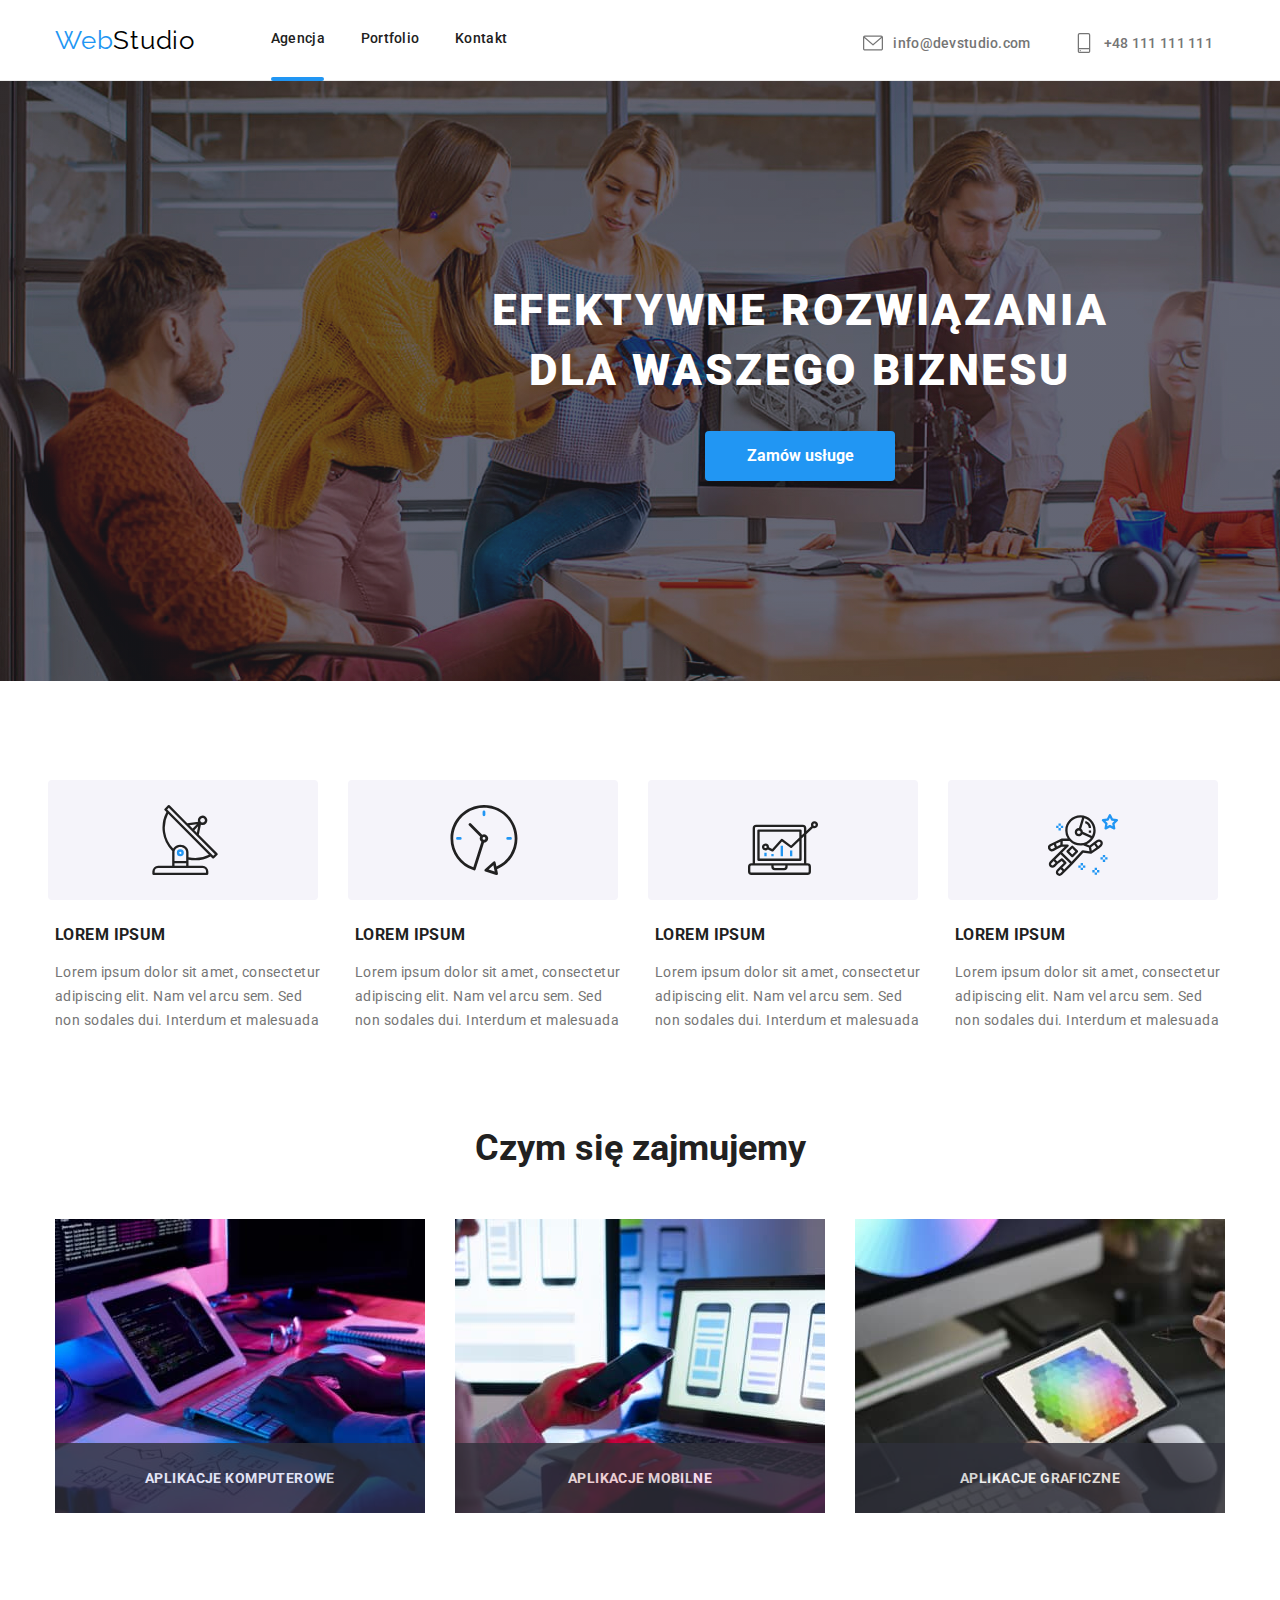
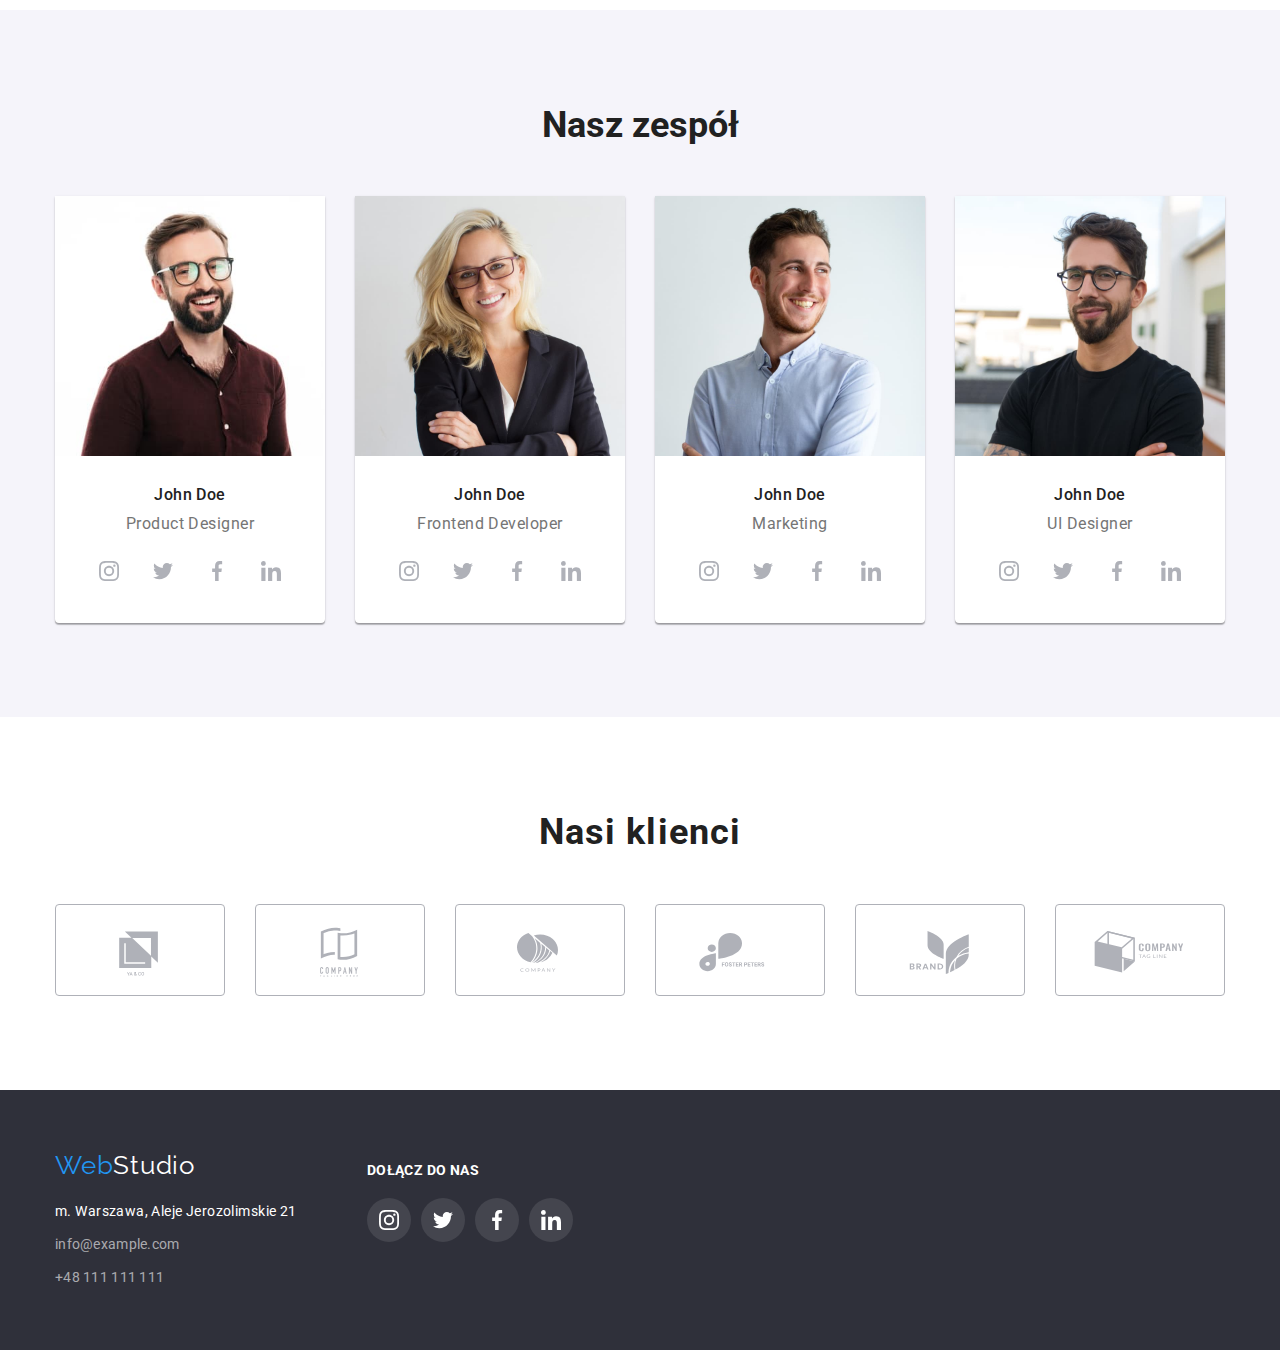
<file: index.html>
<!DOCTYPE html>
<html lang="en">
  <head>
    <!--Metadata tags-->
    <meta charset="UTF-8" />
    <meta http-equiv="X-UA-Compatible" content="IE=edge" />
    <meta name="viewport" content="width=device-width, initial-scale=1.0" />
    <link rel="preconnect" href="https://fonts.googleapis.com" />
    <link rel="preconnect" href="https://fonts.gstatic.com" crossorigin />
    <link href="css/modern-normalize.css" rel="stylesheet" />
    <link
      href="https://fonts.googleapis.com/css2?family=Raleway:wght@700&family=Roboto:wght@400;500;700;900&display=swap"
      rel="stylesheet"
    />
    <link href="css/styles.css" rel="stylesheet" />

    <!--Website tab tags-->
    <title>WebStudio</title>
  </head>
  <body>
    <div class="backdrop is-hidden" data-modal>
      <div class="modal">
        <button type="button" data-modal-close>x</button>
      </div>
    </div>
    <div class="container-header">
      <header class="top container">
        <a class="logo-top" href="index.html"><span>Web</span>Studio</a>
        <nav>
          <ul>
            <li><a class="link active-index" href="index.html">Agencja</a></li>
            <li><a class="link" href="portfolio.html">Portfolio</a></li>
            <li><a class="link" href="index.html">Kontakt</a></li>
          </ul>
        </nav>
        <ul class="contacts-top">
          <li>
            <a class="contact link" href="mailto:info@devstudio.com"
              ><svg class="icon" width="20" height="20">
                <use href="./images/icons.svg#envelope"></use>
              </svg>
              info@devstudio.com</a
            >
          </li>
          <li>
            <a class="contact link" href="tel:+48111111111"
              ><svg class="icon" width="20" height="20">
                <use href="./images/icons.svg#smartphone"></use>
              </svg>
              +48 111 111 111</a
            >
          </li>
        </ul>
      </header>
    </div>
    <main class="main-sections">
      <section class="section section-header">
        <div class="background-img">
          <div class="container">
            <h1>EFEKTYWNE ROZWIĄZANIA DLA WASZEGO BIZNESU</h1>
            <button type="button" data-modal-open>Zamów usługe</button>
          </div>
        </div>
      </section>
      <section class="section section-lorem container">
        <ul>
          <li>
            <svg class="icon">
              <use
                href="./images/icons.svg#antenna-1"
                width="70"
                height="70"
                x="102"
                y="25"
              ></use>
            </svg>
          </li>
          <li>
            <svg class="icon">
              <use
                href="./images/icons.svg#clock-1"
                width="70"
                height="70"
                x="101"
                y="25"
              ></use>
            </svg>
          </li>
          <li>
            <svg class="icon">
              <use
                href="./images/icons.svg#diagram-1"
                width="70"
                height="70"
                x="100"
                y="33"
              ></use>
            </svg>
          </li>
          <li>
            <svg class="icon">
              <use
                href="./images/icons.svg#astronaut-1"
                width="70"
                height="70"
                x="100"
                y="30"
              ></use>
            </svg>
          </li>
        </ul>
        <ul>
          <li>
            <h3>LOREM IPSUM</h3>
            <p>
              Lorem ipsum dolor sit amet, consectetur adipiscing elit. Nam vel
              arcu sem. Sed non sodales dui. Interdum et malesuada
            </p>
          </li>
          <li>
            <h3>LOREM IPSUM</h3>
            <p>
              Lorem ipsum dolor sit amet, consectetur adipiscing elit. Nam vel
              arcu sem. Sed non sodales dui. Interdum et malesuada
            </p>
          </li>
          <li>
            <h3>LOREM IPSUM</h3>
            <p>
              Lorem ipsum dolor sit amet, consectetur adipiscing elit. Nam vel
              arcu sem. Sed non sodales dui. Interdum et malesuada
            </p>
          </li>
          <li>
            <h3>LOREM IPSUM</h3>
            <p>
              Lorem ipsum dolor sit amet, consectetur adipiscing elit. Nam vel
              arcu sem. Sed non sodales dui. Interdum et malesuada
            </p>
          </li>
        </ul>
      </section>
      <section class="section section-do container">
        <h2>Czym się zajmujemy</h2>
        <ul>
          <li>
            <img
              src="./images/img-1.jpg"
              width="370"
              height="294"
              alt="Kodowanie"
            />
            <div><h4>Aplikacje komputerowe</h4></div>
          </li>
          <li>
            <img
              src="./images/img-2.jpg"
              width="370"
              height="294"
              alt="Responsywność"
            />
            <div><h4>Aplikacje mobilne</h4></div>
          </li>
          <li>
            <img
              src="./images/img-3.jpg"
              width="370"
              height="294"
              alt="Szczegółowość"
            />
            <div><h4>Aplikacje graficzne</h4></div>
          </li>
        </ul>
      </section>
      <section class="section section-team">
        <div class="container">
          <h2>Nasz zespół</h2>
          <ul class="team">
            <li>
              <img
                src="./images/img-4.jpg"
                width="270"
                height="260"
                alt="John Doe"
              />
              <h4>John Doe</h4>
              <p>Product Designer</p>
              <ul class="social-icons">
                <li>
                  <a href="index.html">
                    <svg class="social-icon">
                      <use
                        href="./images/icons.svg#instagram-2"
                        width="20"
                        height="20"
                        x="12"
                        y="12"
                      ></use>
                    </svg>
                  </a>
                </li>
                <li>
                  <a href="index.html">
                    <svg class="social-icon">
                      <use
                        href="./images/icons.svg#twitter-1"
                        width="20"
                        height="20"
                        x="12"
                        y="12"
                      ></use>
                    </svg>
                  </a>
                </li>
                <li>
                  <a href="index.html">
                    <svg class="social-icon">
                      <use
                        href="./images/icons.svg#facebook-1"
                        width="20"
                        height="20"
                        x="12"
                        y="12"
                      ></use>
                    </svg>
                  </a>
                </li>
                <li>
                  <a href="index.html">
                    <svg class="social-icon">
                      <use
                        href="./images/icons.svg#linkedin-1"
                        width="20"
                        height="20"
                        x="12"
                        y="12"
                      ></use>
                    </svg>
                  </a>
                </li>
              </ul>
            </li>
            <li>
              <img
                src="./images/img-5.jpg"
                width="270"
                height="260"
                alt="John Doe"
              />
              <h4>John Doe</h4>
              <p>Frontend Developer</p>
              <ul class="social-icons">
                <li>
                  <a href="index.html">
                    <svg class="social-icon">
                      <use
                        href="./images/icons.svg#instagram-2"
                        width="20"
                        height="20"
                        x="12"
                        y="12"
                      ></use>
                    </svg>
                  </a>
                </li>
                <li>
                  <a href="index.html">
                    <svg class="social-icon">
                      <use
                        href="./images/icons.svg#twitter-1"
                        width="20"
                        height="20"
                        x="12"
                        y="12"
                      ></use>
                    </svg>
                  </a>
                </li>
                <li>
                  <a href="index.html">
                    <svg class="social-icon">
                      <use
                        href="./images/icons.svg#facebook-1"
                        width="20"
                        height="20"
                        x="12"
                        y="12"
                      ></use>
                    </svg>
                  </a>
                </li>
                <li>
                  <a href="index.html">
                    <svg class="social-icon">
                      <use
                        href="./images/icons.svg#linkedin-1"
                        width="20"
                        height="20"
                        x="12"
                        y="12"
                      ></use>
                    </svg>
                  </a>
                </li>
              </ul>
            </li>
            <li>
              <img
                src="./images/img-6.jpg"
                width="270"
                height="260"
                alt="John Doe"
              />
              <h4>John Doe</h4>
              <p>Marketing</p>
              <ul class="social-icons">
                <li>
                  <a href="index.html">
                    <svg class="social-icon">
                      <use
                        href="./images/icons.svg#instagram-2"
                        width="20"
                        height="20"
                        x="12"
                        y="12"
                      ></use>
                    </svg>
                  </a>
                </li>
                <li>
                  <a href="index.html">
                    <svg class="social-icon">
                      <use
                        href="./images/icons.svg#twitter-1"
                        width="20"
                        height="20"
                        x="12"
                        y="12"
                      ></use>
                    </svg>
                  </a>
                </li>
                <li>
                  <a href="index.html">
                    <svg class="social-icon">
                      <use
                        href="./images/icons.svg#facebook-1"
                        width="20"
                        height="20"
                        x="12"
                        y="12"
                      ></use>
                    </svg>
                  </a>
                </li>
                <li>
                  <a href="index.html">
                    <svg class="social-icon">
                      <use
                        href="./images/icons.svg#linkedin-1"
                        width="20"
                        height="20"
                        x="12"
                        y="12"
                      ></use>
                    </svg>
                  </a>
                </li>
              </ul>
            </li>
            <li>
              <img
                src="./images/img-7.jpg"
                width="270"
                height="260"
                alt="John Doe"
              />
              <h4>John Doe</h4>
              <p>UI Designer</p>
              <ul class="social-icons">
                <li>
                  <a href="index.html">
                    <svg class="social-icon">
                      <use
                        href="./images/icons.svg#instagram-2"
                        width="20"
                        height="20"
                        x="12"
                        y="12"
                      ></use>
                    </svg>
                  </a>
                </li>
                <li>
                  <a href="index.html">
                    <svg class="social-icon">
                      <use
                        href="./images/icons.svg#twitter-1"
                        width="20"
                        height="20"
                        x="12"
                        y="12"
                      ></use>
                    </svg>
                  </a>
                </li>
                <li>
                  <a href="index.html">
                    <svg class="social-icon">
                      <use
                        href="./images/icons.svg#facebook-1"
                        width="20"
                        height="20"
                        x="12"
                        y="12"
                      ></use>
                    </svg>
                  </a>
                </li>
                <li>
                  <a href="index.html">
                    <svg class="social-icon">
                      <use
                        href="./images/icons.svg#linkedin-1"
                        width="20"
                        height="20"
                        x="12"
                        y="12"
                      ></use>
                    </svg>
                  </a>
                </li>
              </ul>
            </li>
          </ul>
        </div>
      </section>
      <section class="section section-clients container">
        <h2>Nasi klienci</h2>
        <ul>
          <li>
            <a href="index.html">
              <svg class="icon">
                <use
                  href="./images/icons.svg#Logo"
                  width="100"
                  height="100"
                  x="20"
                  y="-7"
                ></use>
              </svg>
            </a>
          </li>
          <li>
            <a href="index.html">
              <svg class="icon">
                <use
                  href="./images/icons.svg#Logo1"
                  width="100"
                  height="100"
                  x="20"
                  y="-7"
                ></use>
              </svg>
            </a>
          </li>
          <li>
            <a href="index.html">
              <svg class="icon">
                <use
                  href="./images/icons.svg#Logo2"
                  width="100"
                  height="100"
                  x="20"
                  y="-7"
                ></use>
              </svg>
            </a>
          </li>
          <li>
            <a href="index.html">
              <svg class="icon">
                <use
                  href="./images/icons.svg#Logo3"
                  width="100"
                  height="100"
                  x="20"
                  y="-7"
                ></use>
              </svg>
            </a>
          </li>
          <li>
            <a href="index.html">
              <svg class="icon">
                <use
                  href="./images/icons.svg#Logo4"
                  width="100"
                  height="100"
                  x="20"
                  y="-7"
                ></use>
              </svg>
            </a>
          </li>
          <li>
            <a href="index.html">
              <svg class="icon">
                <use
                  href="./images/icons.svg#Logo5"
                  width="100"
                  height="100"
                  x="20"
                  y="-7"
                ></use>
              </svg>
            </a>
          </li>
        </ul>
      </section>
    </main>
    <footer class="bottom">
      <div class="container">
        <div class="footer-info">
          <a class="logo-bottom" href="index.html"><span>Web</span>Studio</a>
          <address>m. Warszawa, Aleje Jerozolimskie 21</address>
          <ul>
            <li>
              <a class="contact link" href="mailto:info@example.com"
                >info@example.com</a
              >
            </li>
            <li>
              <a class="contact link" href="tel:+48111111111"
                >+48 111 111 111</a
              >
            </li>
          </ul>
        </div>
        <div class="socials">
          <h4>Dołącz do nas</h4>
          <ul>
            <li>
              <a href="index.html">
                <svg class="social-icon">
                  <use
                    href="./images/icons.svg#instagram-2"
                    width="20"
                    height="20"
                    x="12"
                    y="12"
                  ></use>
                </svg>
              </a>
            </li>
            <li>
              <a href="index.html">
                <svg class="social-icon">
                  <use
                    href="./images/icons.svg#twitter-1"
                    width="20"
                    height="20"
                    x="12"
                    y="12"
                  ></use>
                </svg>
              </a>
            </li>
            <li>
              <a href="index.html">
                <svg class="social-icon">
                  <use
                    href="./images/icons.svg#facebook-1"
                    width="20"
                    height="20"
                    x="12"
                    y="12"
                  ></use>
                </svg>
              </a>
            </li>
            <li>
              <a href="index.html">
                <svg class="social-icon">
                  <use
                    href="./images/icons.svg#linkedin-1"
                    width="20"
                    height="20"
                    x="12"
                    y="12"
                  ></use>
                </svg>
              </a>
            </li>
          </ul>
        </div>
      </div>
    </footer>
    <script src="./js/modal.js"></script>
  </body>
</html>
</file>
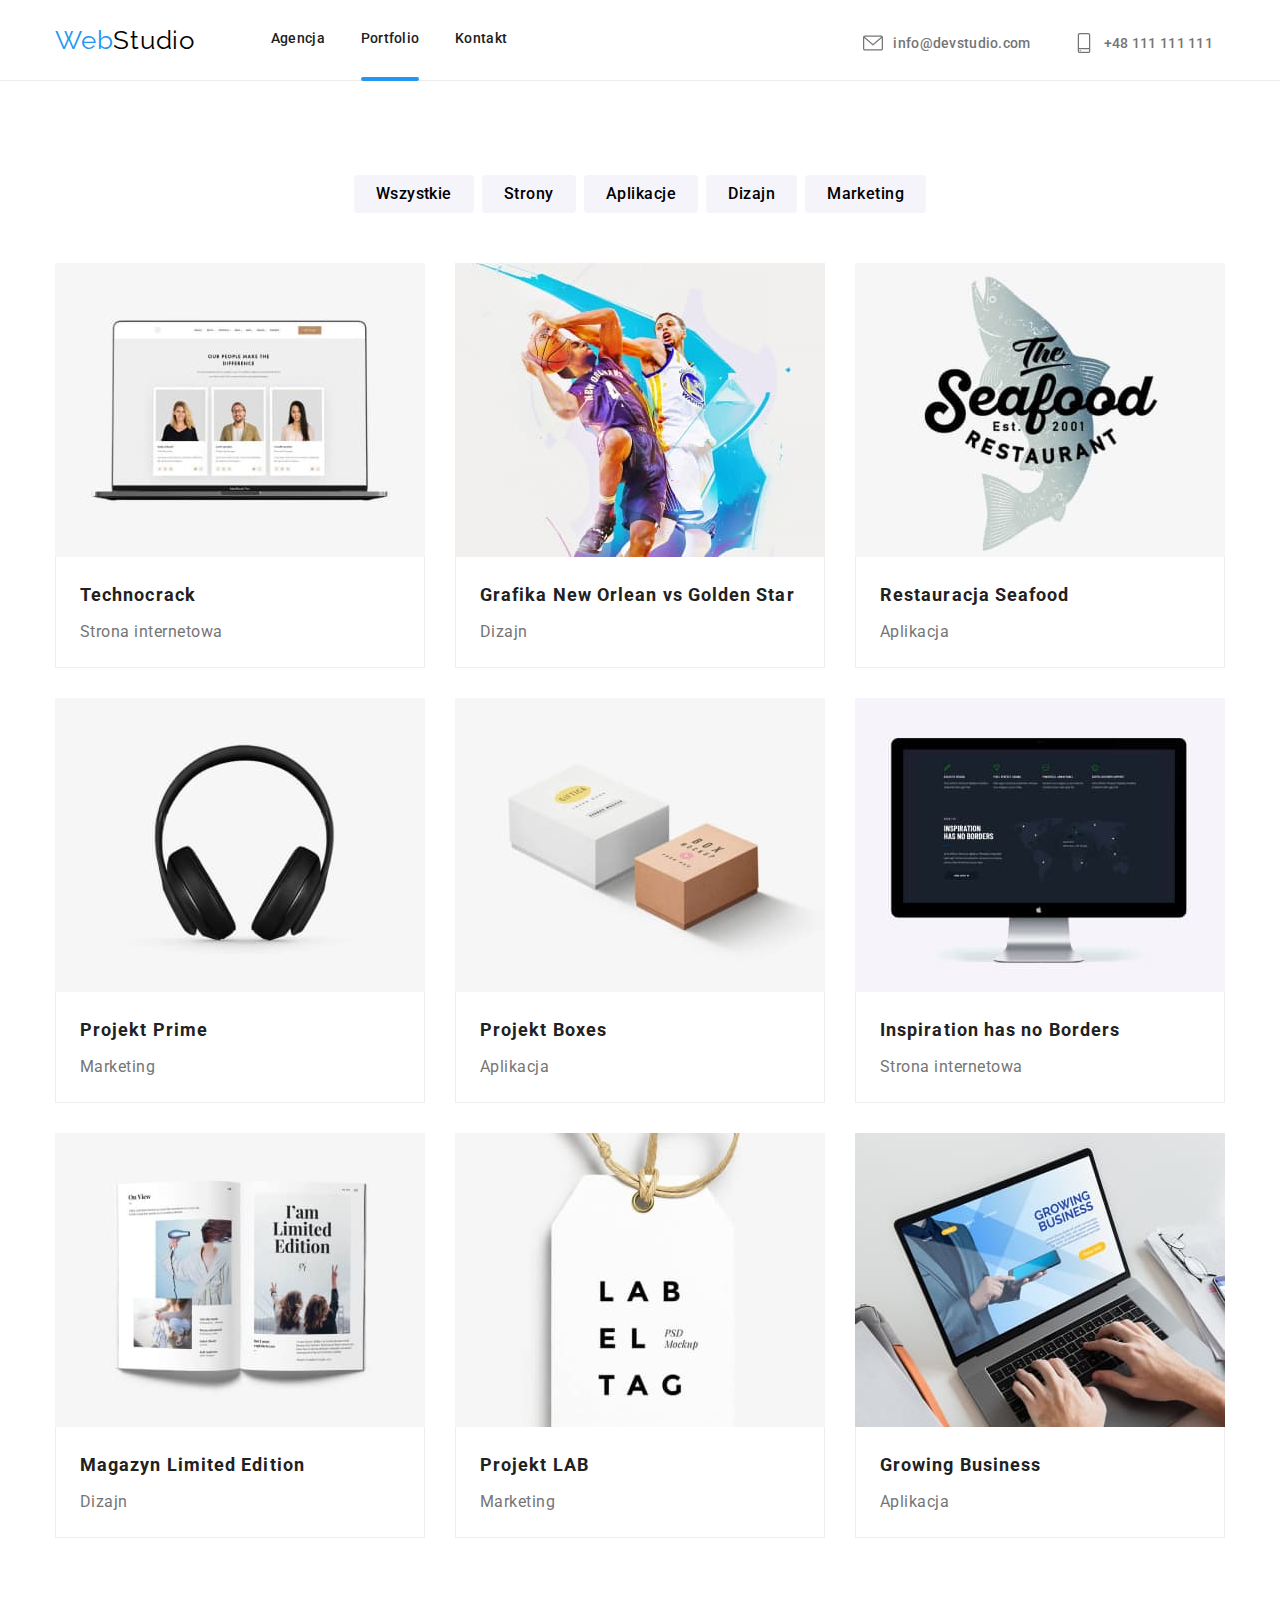
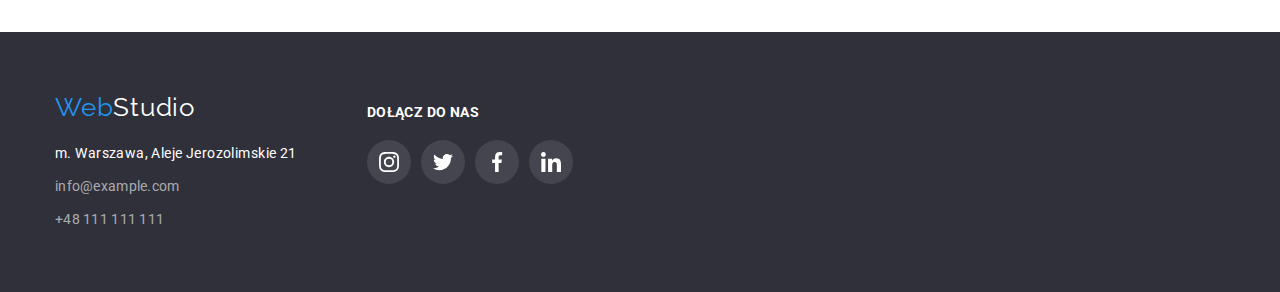
<file: portfolio.html>
<!DOCTYPE html>
<html lang="en">
  <head>
    <!--Metadata tags-->
    <meta charset="UTF-8" />
    <meta http-equiv="X-UA-Compatible" content="IE=edge" />
    <meta name="viewport" content="width=device-width, initial-scale=1.0" />
    <link rel="preconnect" href="https://fonts.googleapis.com" />
    <link rel="preconnect" href="https://fonts.gstatic.com" crossorigin />
    <link href="css/modern-normalize.css" rel="stylesheet" />
    <link
      href="https://fonts.googleapis.com/css2?family=Raleway:wght@700&family=Roboto:wght@400;500;700;900&display=swap"
      rel="stylesheet"
    />
    <link href="css/styles.css" rel="stylesheet" />

    <!--Website tab tags-->
    <title>WebStudio - portfolio</title>
  </head>
  <body>
    <div class="container-header">
      <header class="top container">
        <a class="logo-top" href="index.html"><span>Web</span>Studio</a>
        <nav>
          <ul>
            <li><a class="link" href="index.html">Agencja</a></li>
            <li>
              <a class="link active-portfolio" href="portfolio.html"
                >Portfolio</a
              >
            </li>
            <li><a class="link" href="index.html">Kontakt</a></li>
          </ul>
        </nav>
        <ul class="contacts-top">
          <li>
            <a class="contact link" href="mailto:info@devstudio.com"
              ><svg class="icon" width="20" height="20">
                <use href="./images/icons.svg#envelope"></use>
              </svg>
              info@devstudio.com</a
            >
          </li>
          <li>
            <a class="contact link" href="tel:+48111111111"
              ><svg class="icon" width="20" height="20">
                <use href="./images/icons.svg#smartphone"></use>
              </svg>
              +48 111 111 111</a
            >
          </li>
        </ul>
      </header>
    </div>
    <main class="portfolio-sections">
      <section class="section section-filter container">
        <ul>
          <li><button type="button">Wszystkie</button></li>
          <li><button type="button">Strony</button></li>
          <li><button type="button">Aplikacje</button></li>
          <li><button type="button">Dizajn</button></li>
          <li><button type="button">Marketing</button></li>
        </ul>
      </section>
      <section class="section section-grid container">
        <ul>
          <li>
            <div>
              <img
                src="./images/img-portfolio-1.jpg"
                alt="Technocrack"
                width="370"
                height="294"
              />
              <div>
                <p>
                  Lorem ipsum dolor sit amet consectetur adipisicing elit.
                  Ipsum, ex at quasi aliquid magni pariatur quas impedit
                  molestiae quae fugiat qui nam totam labore sed? Debitis unde
                  tempora quidem eius.
                </p>
              </div>
            </div>
            <div class="portfolio-container-text">
              <h3>Technocrack</h3>
              <p>Strona internetowa</p>
            </div>
          </li>
          <li>
            <div>
              <img
                src="./images/img-portfolio-2.jpg"
                alt="Grafika New Orlean vs Golden Star"
                width="370"
                height="294"
              />
              <div>
                <p>
                  Lorem ipsum dolor sit amet consectetur adipisicing elit.
                  Ipsum, ex at quasi aliquid magni pariatur quas impedit
                  molestiae quae fugiat qui nam totam labore sed? Debitis unde
                  tempora quidem eius.
                </p>
              </div>
            </div>
            <div class="portfolio-container-text">
              <h3>Grafika New Orlean vs Golden Star</h3>
              <p>Dizajn</p>
            </div>
          </li>
          <li>
            <div>
              <img
                src="./images/img-portfolio-3.jpg"
                alt="Restauracja Seafood"
                width="370"
                height="294"
              />
              <div>
                <p>
                  Lorem ipsum dolor sit amet consectetur adipisicing elit.
                  Ipsum, ex at quasi aliquid magni pariatur quas impedit
                  molestiae quae fugiat qui nam totam labore sed? Debitis unde
                  tempora quidem eius.
                </p>
              </div>
            </div>
            <div class="portfolio-container-text">
              <h3>Restauracja Seafood</h3>
              <p>Aplikacja</p>
            </div>
          </li>
          <li>
            <div>
              <img
                src="./images/img-portfolio-4.jpg"
                alt="Projekt Prime"
                width="370"
                height="294"
              />
              <div>
                <p>
                  Lorem ipsum dolor sit amet consectetur adipisicing elit.
                  Ipsum, ex at quasi aliquid magni pariatur quas impedit
                  molestiae quae fugiat qui nam totam labore sed? Debitis unde
                  tempora quidem eius.
                </p>
              </div>
            </div>
            <div class="portfolio-container-text">
              <h3>Projekt Prime</h3>
              <p>Marketing</p>
            </div>
          </li>
          <li>
            <div>
              <img
                src="./images/img-portfolio-5.jpg"
                alt="Projekt Boxes"
                width="370"
                height="294"
              />
              <div>
                <p>
                  Lorem ipsum dolor sit amet consectetur adipisicing elit.
                  Ipsum, ex at quasi aliquid magni pariatur quas impedit
                  molestiae quae fugiat qui nam totam labore sed? Debitis unde
                  tempora quidem eius.
                </p>
              </div>
            </div>
            <div class="portfolio-container-text">
              <h3>Projekt Boxes</h3>
              <p>Aplikacja</p>
            </div>
          </li>
          <li>
            <div>
              <img
                src="./images/img-portfolio-6.jpg"
                alt="Inspiration has no Borders"
                width="370"
                height="294"
              />
              <div>
                <p>
                  Lorem ipsum dolor sit amet consectetur adipisicing elit.
                  Ipsum, ex at quasi aliquid magni pariatur quas impedit
                  molestiae quae fugiat qui nam totam labore sed? Debitis unde
                  tempora quidem eius.
                </p>
              </div>
            </div>
            <div class="portfolio-container-text">
              <h3>Inspiration has no Borders</h3>
              <p>Strona internetowa</p>
            </div>
          </li>
          <li>
            <div>
              <img
                src="./images/img-portfolio-7.jpg"
                alt="Magazyn Limited Edition"
                width="370"
                height="294"
              />
              <div>
                <p>
                  Lorem ipsum dolor sit amet consectetur adipisicing elit.
                  Ipsum, ex at quasi aliquid magni pariatur quas impedit
                  molestiae quae fugiat qui nam totam labore sed? Debitis unde
                  tempora quidem eius.
                </p>
              </div>
            </div>
            <div class="portfolio-container-text">
              <h3>Magazyn Limited Edition</h3>
              <p>Dizajn</p>
            </div>
          </li>
          <li>
            <div>
              <img
                src="./images/img-portfolio-8.jpg"
                alt="Projekt LAB"
                width="370"
                height="294"
              />
              <div>
                <p>
                  Lorem ipsum dolor sit amet consectetur adipisicing elit.
                  Ipsum, ex at quasi aliquid magni pariatur quas impedit
                  molestiae quae fugiat qui nam totam labore sed? Debitis unde
                  tempora quidem eius.
                </p>
              </div>
            </div>
            <div class="portfolio-container-text">
              <h3>Projekt LAB</h3>
              <p>Marketing</p>
            </div>
          </li>
          <li>
            <div>
              <img
                src="./images/img-portfolio-9.jpg"
                alt="Growing Business"
                width="370"
                height="294"
              />
              <div>
                <p>
                  Lorem ipsum dolor sit amet consectetur adipisicing elit.
                  Ipsum, ex at quasi aliquid magni pariatur quas impedit
                  molestiae quae fugiat qui nam totam labore sed? Debitis unde
                  tempora quidem eius.
                </p>
              </div>
            </div>
            <div class="portfolio-container-text">
              <h3>Growing Business</h3>
              <p>Aplikacja</p>
            </div>
          </li>
        </ul>
      </section>
    </main>
    <footer class="bottom">
      <div class="container">
        <div class="footer-info">
          <a class="logo-bottom" href="index.html"><span>Web</span>Studio</a>
          <address>m. Warszawa, Aleje Jerozolimskie 21</address>
          <ul>
            <li>
              <a class="contact link" href="mailto:info@example.com"
                >info@example.com</a
              >
            </li>
            <li>
              <a class="contact link" href="tel:+48111111111"
                >+48 111 111 111</a
              >
            </li>
          </ul>
        </div>
        <div class="socials">
          <h4>Dołącz do nas</h4>
          <ul>
            <li>
              <a href="portfolio.html">
                <svg class="social-icon">
                  <use
                    href="./images/icons.svg#instagram-2"
                    width="20"
                    height="20"
                    x="12"
                    y="12"
                  ></use>
                </svg>
              </a>
            </li>
            <li>
              <a href="portfolio.html">
                <svg class="social-icon">
                  <use
                    href="./images/icons.svg#twitter-1"
                    width="20"
                    height="20"
                    x="12"
                    y="12"
                  ></use>
                </svg>
              </a>
            </li>
            <li>
              <a href="portfolio.html">
                <svg class="social-icon">
                  <use
                    href="./images/icons.svg#facebook-1"
                    width="20"
                    height="20"
                    x="12"
                    y="12"
                  ></use>
                </svg>
              </a>
            </li>
            <li>
              <a href="portfolio.html">
                <svg class="social-icon">
                  <use
                    href="./images/icons.svg#linkedin-1"
                    width="20"
                    height="20"
                    x="12"
                    y="12"
                  ></use>
                </svg>
              </a>
            </li>
          </ul>
        </div>
      </div>
    </footer>
  </body>
</html>
</file>
<file: css/styles.css>
:root {
  --color-logo: rgb(33, 150, 243);
  --color-logo-dark: rgb(19, 127, 214);
  --color-main: rgb(33, 33, 33);
  --color-black: rgb(0, 0, 0);
  --color-black-backdrop: rgb(0, 0, 0, 0.2);
  --color-contact: rgb(117, 117, 117);
  --color-contact-transp: rgba(255, 255, 255, 0.6);
  --color-white: rgb(255, 255, 255);
  --color-social: rgb(175, 177, 184);
  --color-bg-social: rgba(255, 255, 255, 0.1);
  --color-bg-main: rgb(47, 48, 58);
  --color-bg-section: rgb(245, 244, 250);
  --color-border: rgb(236, 236, 236);
  --color-portfolio-element: rgb(238, 238, 238);
  --color-bg-icons: rgb(245, 244, 250);
  --color-header-gadient: rgb(47, 48, 58, 0.4);
}

body {
  font-family: "Roboto", "Raleway", sans-serif;
  color: var(--color-main);
  font-size: 14px;
}

.backdrop {
  position: fixed;
  width: 100%;
  height: 100%;
  background-color: var(--color-black-backdrop);
  z-index: 1;
  transition: opacity 1s ease;
}

.backdrop .modal {
  position: fixed;
  top: 50%;
  left: 50%;
  transform: translate(-50%, -50%);
  background-color: var(--color-white);
  width: 528px;
  height: 581px;
  z-index: 2;
  border-radius: 4px;
  box-shadow: 0px 1px 3px rgba(0, 0, 0, 0.12), 0px 1px 1px rgba(0, 0, 0, 0.14),
    0px 2px 1px rgba(0, 0, 0, 0.2);
}

.is-hidden {
  visibility: hidden;
  opacity: 0;
  pointer-events: none;
  transform: translate(-50%, -50%);
}

.modal button {
  position: absolute;
  top: 8px;
  right: 8px;
  border-radius: 50%;
  width: 30px;
  height: 30px;
  background-color: var(--var-white);
  border: 1px solid rgba(0, 0, 0, 0.1);
  cursor: pointer;
}

.modal div {
  border: 1px solid rgba(0, 0, 0, 0.1);
  width: 30px;
  height: 30px;
}

.section {
  padding-top: 94px;
  padding-bottom: 94px;
}

.container {
  width: 1200px;
  margin: 0 auto;
}

ul {
  margin: 0;
}

ul li {
  list-style-type: none;
}

.container-header {
  border-bottom: 1px solid var(--color-border);
}

.top {
  display: flex;
  height: 80px;
  align-items: center;
}

.top nav {
  flex-grow: 1;
}

.top nav ul {
  display: flex;
  flex-grow: 1;
  justify-content: space-evenly;
}

.top .logo-top {
  color: var(--color-black);
  padding-left: 15px;
}

.top .link {
  font-weight: 500;
}

.top .active-index::after {
  position: relative;
  display: block;
  content: "";
  width: 53px;
  height: 4px;
  background-color: var(--color-logo);
  border-radius: 2px;
  top: 31px;
}

.top .active-portfolio::after {
  position: relative;
  display: block;
  content: "";
  width: 58px;
  height: 4px;
  background-color: var(--color-logo);
  border-radius: 2px;
  top: 31px;
}

.top .contacts-top {
  display: flex;
  justify-content: flex-end;
  flex-grow: 2;
  align-items: center;
}

.icon {
  position: relative;
  top: 5px;
  right: 7px;
}

.link {
  align-items: center;
  text-decoration: none;
  color: var(--color-main);
  line-height: 1.173;
  letter-spacing: 0.02em;
  transition: color 250ms cubic-bezier(0.4, 0, 0.2, 1),
    fill 250ms cubic-bezier(0.4, 0, 0.2, 1);
}

.link:hover,
.link:focus {
  color: var(--color-logo);
  fill: var(--color-logo);
  cursor: pointer;
}

.contacts-top li:nth-child(1) a span {
  font-size: 12px;
}

.contacts-top li:nth-child(2) {
  padding: 0 27px 0 50px;
}

.top ul {
  display: flex;
  list-style-type: none;
}

.contact {
  color: var(--color-contact);
  fill: var(--color-contact);
}

.bottom .link,
.bottom address {
  line-height: 1.714;
}

.bottom .contact {
  color: var(--color-contact-transp);
}

.logo-top,
.logo-bottom {
  font-family: "Raleway";
  text-decoration: none;
  font-size: 26px;
  line-height: 1.173;
  letter-spacing: 0.03em;
}

.main-sections .portfolio-sections {
  letter-spacing: 0.03em;
}

.main-sections h2 {
  text-align: center;
  font-size: 36px;
  font-weight: 700;
  line-height: 1.171;
}

.main-sections .background-img {
  width: 1600px;
  margin: 0 auto;
  background-image: linear-gradient(
      var(--color-header-gadient),
      var(--color-header-gadient)
    ),
    url("../images/img-header.jpg");
  height: 600px;
}

.main-sections .section-header {
  background-color: var(--color-bg-main);
  padding: 0;
  max-width: 1600px;
  margin: 0 auto;
}

.main-sections .section-header .container {
  display: flex;
  flex-direction: column;
  align-items: center;
  justify-content: center;
  display: flex;
  align-items: center;
  padding-top: 200px;
  padding-bottom: 200px;
}

.main-sections .section-header h1 {
  font-size: 44px;
  line-height: 1.363;
  font-weight: 900;
  text-align: center;
  letter-spacing: 0.06em;
  text-transform: uppercase;
  color: var(--color-white);
  margin: 0;
  padding: 0 252px 30px;
}

.main-sections .section-header button {
  font-family: "roboto";
  color: var(--color-white);
  background-color: var(--color-logo);
  font-size: 16px;
  line-height: 1.875;
  font-weight: 700;
  text-align: center;
  padding: 10px 41px 10px 42px;
  box-shadow: 0px 4px 4px rgba(0, 0, 0, 0.15);
  border: 0;
  border-radius: 4px;
  transition: background-color 250ms cubic-bezier(0.4, 0, 0.2, 1);
}

.main-sections p,
.portfolio-sections p {
  color: var(--color-contact);
}

.portfolio-sections .section-filter button {
  font-family: "roboto";
  background-color: var(--color-bg-section);
  font-size: 16px;
  font-weight: 500;
  line-height: 1.625;
  letter-spacing: 0.03em;
  text-align: center;
  border-radius: 4px;
  border: 0;
  padding: 6px 22px;
  transition: color 250ms cubic-bezier(0.4, 0, 0.2, 1),
    background-color 250ms cubic-bezier(0.4, 0, 0.2, 1),
    box-shadow 250ms cubic-bezier(0.4, 0, 0.2, 1);
}

.main-sections .section-header button:hover,
.portfolio-sections .section-filter button:hover {
  cursor: pointer;
}

.main-sections .section-header button:hover,
.main-sections .section-header button:focus {
  background-color: var(--color-logo-dark);
}

.portfolio-sections .section-filter button:hover,
.portfolio-sections .section-filter button:focus {
  color: var(--color-white);
  background-color: var(--color-logo);
  box-shadow: 0px 3px 1px rgba(0, 0, 0, 0.1), 0px 1px 2px rgba(0, 0, 0, 0.08),
    0px 2px 2px rgba(0, 0, 0, 0.12);
}

.section-lorem ul:first-child li .icon {
  height: 120px;
  width: 270px;
  background-color: var(--color-bg-icons);
  border-radius: 4px;
  margin-bottom: 30px;
  display: flex;
  justify-content: center;
}

.section-lorem .icon {
  margin: auto;
}

.main-sections .section-lorem {
  letter-spacing: 0.03em;
  font-size: 14px;
}

.main-sections .section-lorem ul {
  display: flex;
  justify-content: space-around;
  padding-left: 0;
}

.main-sections .section-lorem li {
  flex-basis: 270px;
}

.main-sections .section-lorem h3 {
  font-weight: 700;
  line-height: 1.172;
  text-transform: uppercase;
}

.main-sections .section-lorem h3 {
  margin-top: 0;
}

.main-sections .section-lorem p {
  line-height: 1.714;
  margin-bottom: 0;
}

.main-sections .section-do {
  padding-top: 0;
}

.main-sections .section-do h2 {
  margin-top: 0;
  margin-bottom: 50px;
}

.main-sections .section-do li {
  position: relative;
}

.main-sections .section-do ul {
  display: flex;
  justify-content: space-around;
  padding-left: 0;
}

.main-sections .section-do div {
  position: absolute;
  bottom: 3px;
  background-color: var(--color-bg-main);
  opacity: 0.8;
  width: 100%;
  height: 70px;
  display: flex;
  justify-content: center;
  align-items: center;
}

.main-sections .section-do h4 {
  color: var(--color-white);
  line-height: 1.142;
  text-transform: uppercase;
  letter-spacing: 0.03em;
}

.main-sections .section-team {
  background-color: var(--color-bg-section);
}

.main-sections .section-team h2 {
  margin-top: 0;
  margin-bottom: 50px;
}

.main-sections .section-team .team {
  display: flex;
  justify-content: space-around;
  padding-left: 0;
}

.main-sections .section-team .team > li {
  background-color: var(--color-white);
  box-shadow: 0px 1px 3px rgba(0, 0, 0, 0.12), 0px 1px 1px rgba(0, 0, 0, 0.14),
    0px 2px 1px rgba(0, 0, 0, 0.2);
  border-radius: 0px 0px 4px 4px;
  display: flex;
  flex-direction: column;
  align-items: center;
}

.main-sections .section-team .team ul {
  display: flex;
  padding-left: 0;
}

.main-sections .section-team .team ul li:not(:first-child) {
  margin-left: 10px;
}

.main-sections .section-team h4 {
  font-size: 16px;
  font-weight: 500;
  line-height: 1.171;
  margin-top: 30px;
  margin-bottom: 10px;
  letter-spacing: 0.03em;
}

.main-sections .section-team p {
  font-size: 16px;
  line-height: 1.171;
  margin-top: 0;
  margin-bottom: 16px;
  letter-spacing: 0.03em;
}

.main-sections .section-clients h2 {
  line-height: 1.172;
  letter-spacing: 0.03em;
  margin: 0 0 50px;
}

.main-sections .section-clients ul {
  padding: 0;
  display: flex;
  justify-content: space-around;
}

.main-sections .section-clients li {
  border: 1px solid var(--color-social);
  height: 92px;
  width: 170px;
  border-radius: 4px;
  transition: border 250ms cubic-bezier(0.4, 0, 0.2, 1);
}

.main-sections .section-clients li a {
  width: 100%;
  height: 100%;
  display: block;
}

.main-sections .section-clients .icon {
  fill: var(--color-social);
  height: 70px;
  width: 120px;
  margin-left: 20px;
  transition: fill 250ms cubic-bezier(0.4, 0, 0.2, 1);
}

.main-sections .section-clients li:hover,
.main-sections .section-clients li:focus-within {
  border: 1px solid var(--color-logo);
  cursor: pointer;
}

.main-sections .section-clients li:hover .icon,
.main-sections .section-clients a:focus .icon {
  fill: var(--color-logo);
}

.portfolio-sections .section-filter {
  padding-bottom: 50px;
}

.portfolio-sections .section-filter ul {
  display: flex;
  padding-left: 0;
  justify-content: center;
}

.portfolio-sections .section-filter li:not(:last-child) {
  margin-right: 8px;
}

.portfolio-sections .section-grid {
  padding-top: 0;
}

.portfolio-sections .section-grid ul {
  display: flex;
  flex-wrap: wrap;
  justify-content: space-around;
  row-gap: 30px;
  padding-left: 0;
  font-size: 0;
}

.portfolio-sections .section-grid li {
  transition: box-shadow 250ms cubic-bezier(0.4, 0, 0.2, 1);
}

.portfolio-sections .section-grid li:hover {
  box-shadow: 0px 1px 1px rgba(0, 0, 0, 0.12), 0px 4px 4px rgba(0, 0, 0, 0.06),
    1px 4px 6px rgba(0, 0, 0, 0.16);
  cursor: pointer;
}

.portfolio-sections .section-grid li > div {
  position: relative;
  overflow: hidden;
}

.portfolio-sections .section-grid li div > div {
  position: absolute;
  bottom: 0;
  background-color: var(--color-logo);
  opacity: 0.9;
  height: 100%;
  width: 100%;
  display: flex;
  justify-content: center;
  align-items: center;
  padding: 40px 45px 49px 24px;
  transform: translateY(100%);
  transition: transform 250ms cubic-bezier(0.4, 0, 0.2, 1);
}

.portfolio-sections .section-grid li:hover div > div {
  transform: translateY(0);
}

.portfolio-sections .section-grid li div > div p {
  font-size: 18px;
  line-height: 1.75;
  color: var(--color-white);
  letter-spacing: 0.03em;
  margin: 0;
}

.portfolio-sections .section-grid .portfolio-container-text {
  border-right: 1px solid var(--color-portfolio-element);
  border-left: 1px solid var(--color-portfolio-element);
  border-bottom: 1px solid var(--color-portfolio-element);
}

.portfolio-sections .section-grid h3 {
  font-size: 18px;
  font-weight: 700;
  line-height: 2;
  letter-spacing: 0.06em;
  padding-top: 20px;
  padding-left: 24px;
  margin: 0;
}

.portfolio-sections .section-grid p {
  font-size: 16px;
  line-height: 1.875;
  letter-spacing: 0.03em;
  padding-left: 24px;
  margin: 4px 0 20px 0;
}

.bottom {
  background-color: var(--color-bg-main);
}

.bottom .container {
  padding-left: 15px;
  padding-top: 60px;
  padding-bottom: 60px;
  display: flex;
}

.logo-bottom {
  color: var(--color-white);
}

.bottom ul {
  padding-left: 0;
}

.bottom li:not(:last-child) {
  margin-bottom: 9px;
}

.logo-top span,
.logo-bottom span {
  color: var(--color-logo);
}

.bottom address {
  color: var(--color-white);
  font-style: normal;
  margin-top: 20px;
  margin-bottom: 9px;
  letter-spacing: 0.03em;
}

.socials {
  color: var(--color-white);
  text-transform: uppercase;
  margin-left: 70px;
  padding-top: 12px;
  font-size: 0;
}

.socials h4 {
  letter-spacing: 0.03em;
  line-height: 1.142;
  margin-top: 0;
  margin-bottom: 20px;
  font-size: 14px;
}

.social-icons {
  font-size: 0;
  margin: 0 32px 30px;
}

.section-team .social-icon {
  display: inline-block;
  fill: var(--color-social);
  background-color: var(--color-white);
}

.social-icon {
  fill: var(--color-white);
  background-color: var(--color-bg-social);
  border-radius: 50%;
  width: 44px;
  height: 44px;
  transition: fill 250ms cubic-bezier(0.4, 0, 0.2, 1),
    background-color 250ms cubic-bezier(0.4, 0, 0.2, 1);
}

.social-icon:nth-child(2) {
  margin-left: 0;
}

.social-icon use {
  position: relative;
  top: 50%;
}

.section-team .social-icon:hover {
  fill: var(--color-white);
  background-color: var(--color-logo);
  cursor: pointer;
}

.section-team a:focus .social-icon {
  fill: var(--color-white);
  background-color: var(--color-logo);
  cursor: pointer;
}

.social-icon:hover,
a:focus .social-icon {
  background-color: var(--color-logo);
  cursor: pointer;
}

.socials ul {
  display: flex;
}

.socials ul li:not(:first-child) {
  margin-left: 10px;
}

.bottom .contact:hover,
.bottom .contact:focus {
  color: var(--color-logo);
}
</file>
